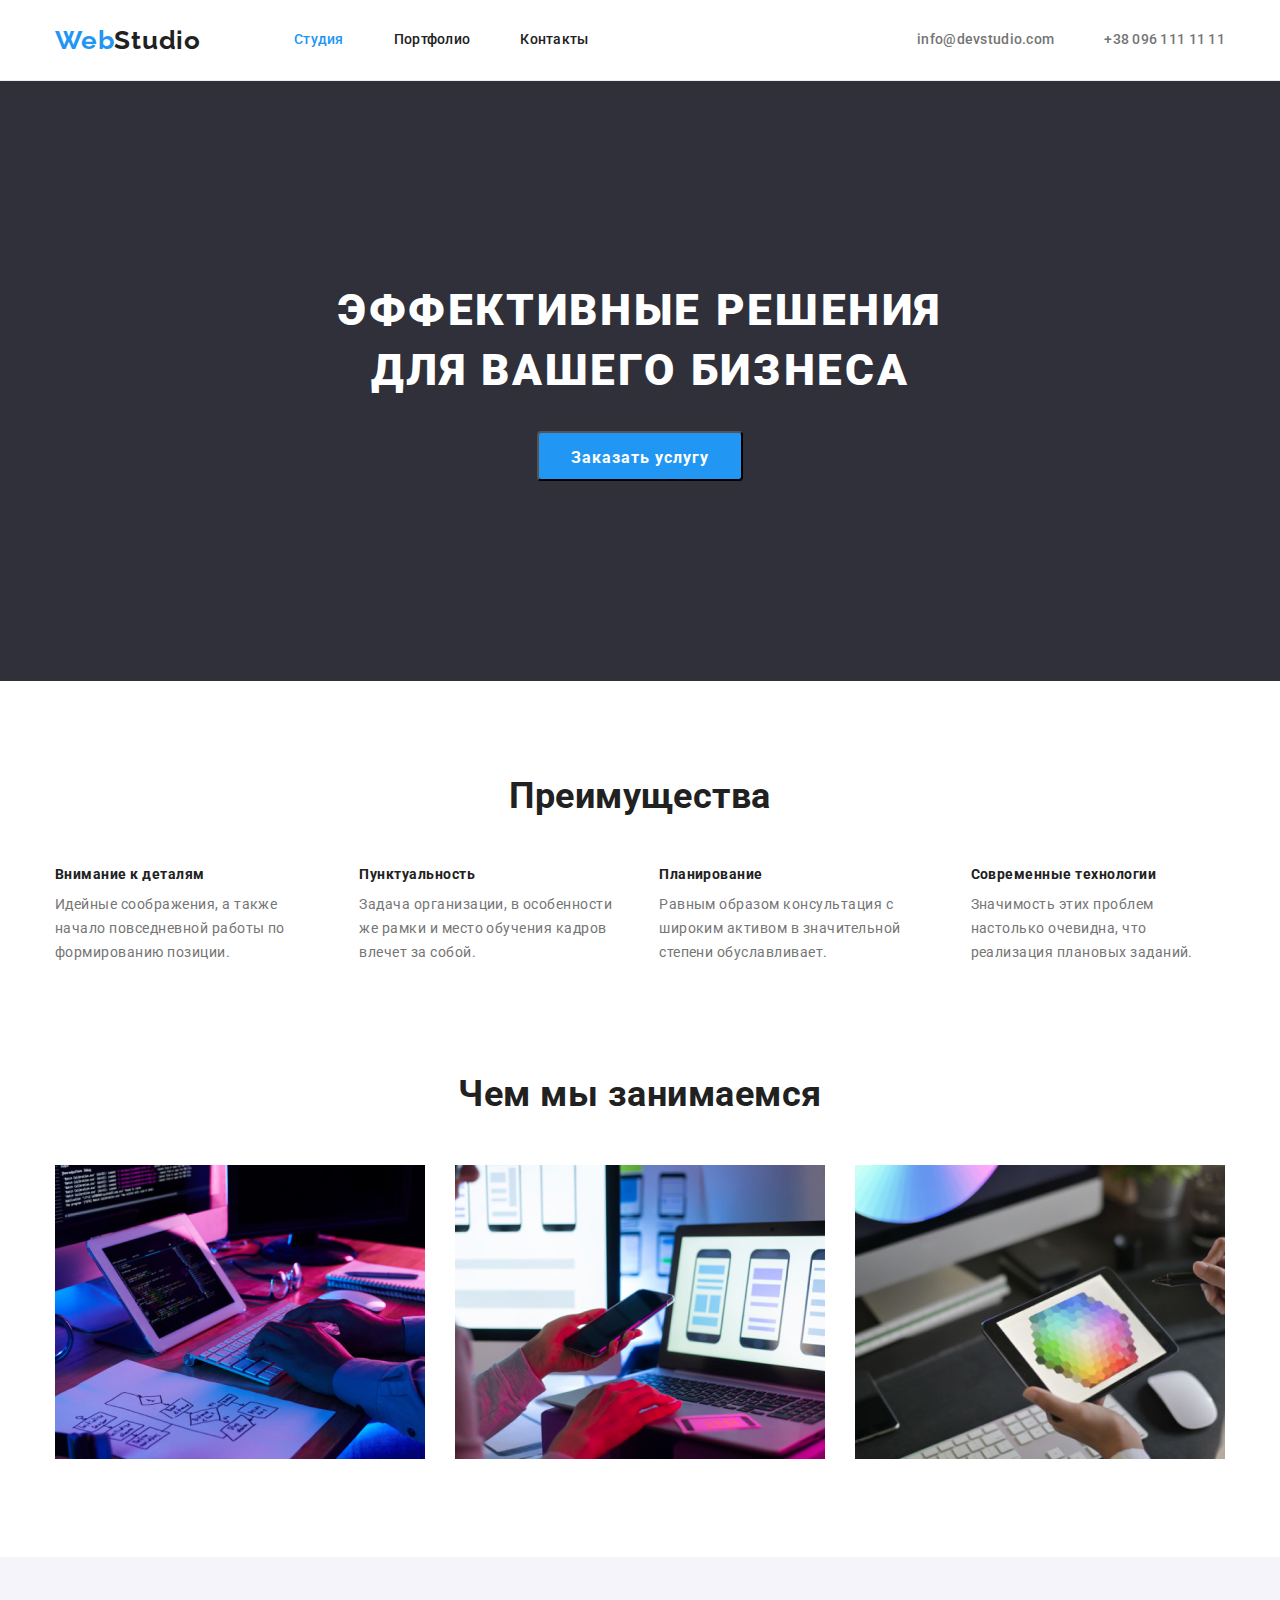
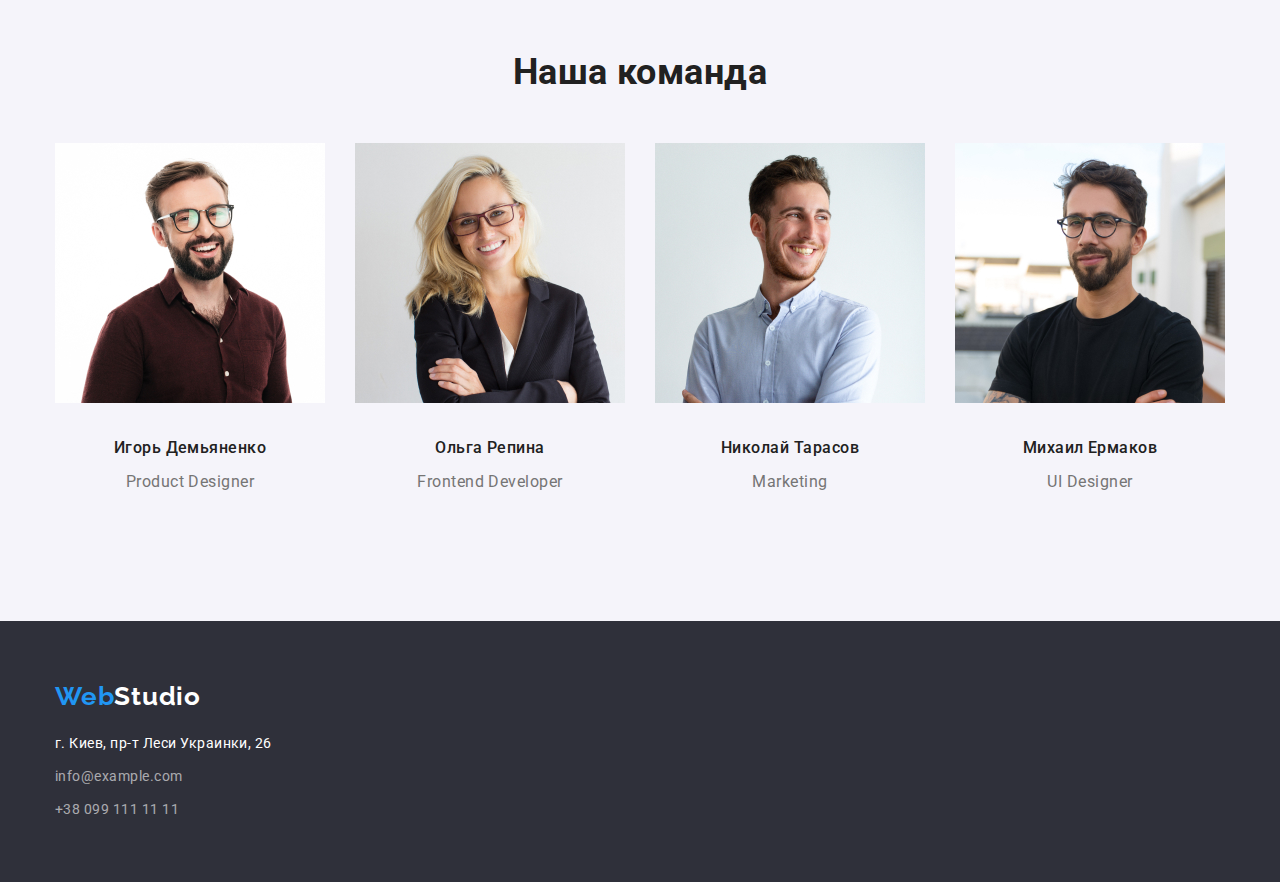
<file: index.html>
<!DOCTYPE html>
<html lang="ru">
<head>
    <meta charset="UTF-8">
    <meta http-equiv="X-UA-Compatible" content="IE=edge">
    <meta name="viewport" content="width=device-width, initial-scale=1.0">
    <title>Document</title>
    <link href="https://fonts.googleapis.com/css2?family=Raleway:wght@700&family=Roboto:wght@400;500;700;900&display=swap" 
        rel="stylesheet">
    <link rel="stylesheet" href="https://cdnjs.cloudflare.com/ajax/libs/modern-normalize/1.1.0/modern-normalize.min.css">
    <link rel="stylesheet" href="./css/styles.css">
</head>
<body>
    <header class="header">
        <div class="container main-div">
            <nav class="main-nav">
                <a href="./index.html" class="logo">
                    Web<span class="accent">Studio</span>
                </a>
                <ul class="site-nav link">
                    <li><a href="./index.html" class="link current">Студия</a></li>
                    <li><a href="./portfolio.html" class="link">Портфолио</a></li>
                    <li><a href="" class="link">Контакты</a></li>
                </ul>
            </nav>
            <ul class="list-contact">
                <li class="item"><a href="mailto:info@devstudio.com"  class="contact-link">info@devstudio.com</a></li>
                <li class="item"><a href="tel:+380961111111" class="contact-link">+38 096 111 11 11</a></li>
            </ul>
        </div>
    </header>
    <div class="under-line">
    </div>
    <main>
        <!--Герой-->
        <section class="hero">
            
                <h1>ЭФФЕКТИВНЫЕ РЕШЕНИЯ <br /> ДЛЯ ВАШЕГО БИЗНЕСА</h1>
                <button type="button" class="button">Заказать услугу</button>
            
        </section>
        <!--Преимущества-->
        <section class="section">
            <div class="container">
                <h2 class="section-title">Преимущества</h2>
                <ul class="feature-list">
                    <li>
                        <h3 class="title">Внимание к деталям</h3>
                        <p>
                        Идейные соображения, а также начало повседневной работы по формированию позиции.
                        </p>
                    </li>
                    <li>
                        <h3 class="title">Пунктуальность</h3>
                        <p>
                        Задача организации, в особенности же рамки и место обучения кадров влечет за собой.
                        </p>
                    </li>
                    <li>
                        <h3 class="title">Планирование</h3>
                        <p>
                            Равным образом консультация с широким активом в значительной степени обуславливает.
                        </p>
                    </li>
                    <li>
                        <h3 class="title">Современные технологии</h3>
                        <p>
                            Значимость этих проблем настолько очевидна, что реализация плановых заданий.
                        </p>
                    </li>
                </ul>
            </div>
        </section>
        <!--Чем мы занимаемся-->
        <section class="section no-padding">
            <div class="container">
                <h2 class="section-title">Чем мы занимаемся</h2>
                <ul class="list-img">
                    <li>
                    <img src="./images/2_photo.jpg" alt="Деятельность">
                    </li>
                    <li>
                    <img src="./images/3_photo.jpg" alt="Деятельность">
                    </li>
                    <li>
                    <img src="./images/4_photo.jpg" alt="Деятельность">
                </li>
            </ul>
            </div>
            
        </section>
        <!--Наша команда-->
        <section class="section-team">
            <div class="container">
                <h2 class="section-title">Наша команда</h2>
                <ul class="team-list">
                    <li>
                        <img src="./images/5_Igor.jpg" alt="Игорь Демьяненко">
                        <h3 class="title">Игорь Демьяненко</h3>
                        <p lang="en">Product Designer</p>
                    </li>
                    <li>
                        <img src="./images/6_Olha.jpg"alt="Ольга Репина">
                        <h3 class="title">Ольга Репина</h3>
                        <p lang="en">Frontend Developer</p>
                    </li>
                    <li>
                        <img src="./images/7_Nikolay.jpg" alt="Николай Тарасов">
                        <h3 class="title">Николай Тарасов</h3>
                        <p lang="en">Marketing</p>
                    </li>
                    <li>
                        <img src="./images/8_Mikle.jpg" alt="Михаил Ермаков">
                        <h3 class="title">Михаил Ермаков</h3>
                        <p lang="en">UI Designer</p>
                    </li>
                </ul>
            </div>
        </section>
    </main>
        <!--Footer-->
    <footer>
        <div class="container-footer">
            <a href="./index.html" class="logo-footer">
                Web<span class="accent">Studio</span>
            </a>
            <address>
                г. Киев, пр-т Леси Украинки, 26
            </address>
            <ul>
                <li><a href="mailto:info@example.com">info@example.com</a></li>
                <li><a href="tel:+380991111111">+38 099 111 11 11</a></li>
            </ul>
        </div>
    </footer>
</body>
</html>
</file>
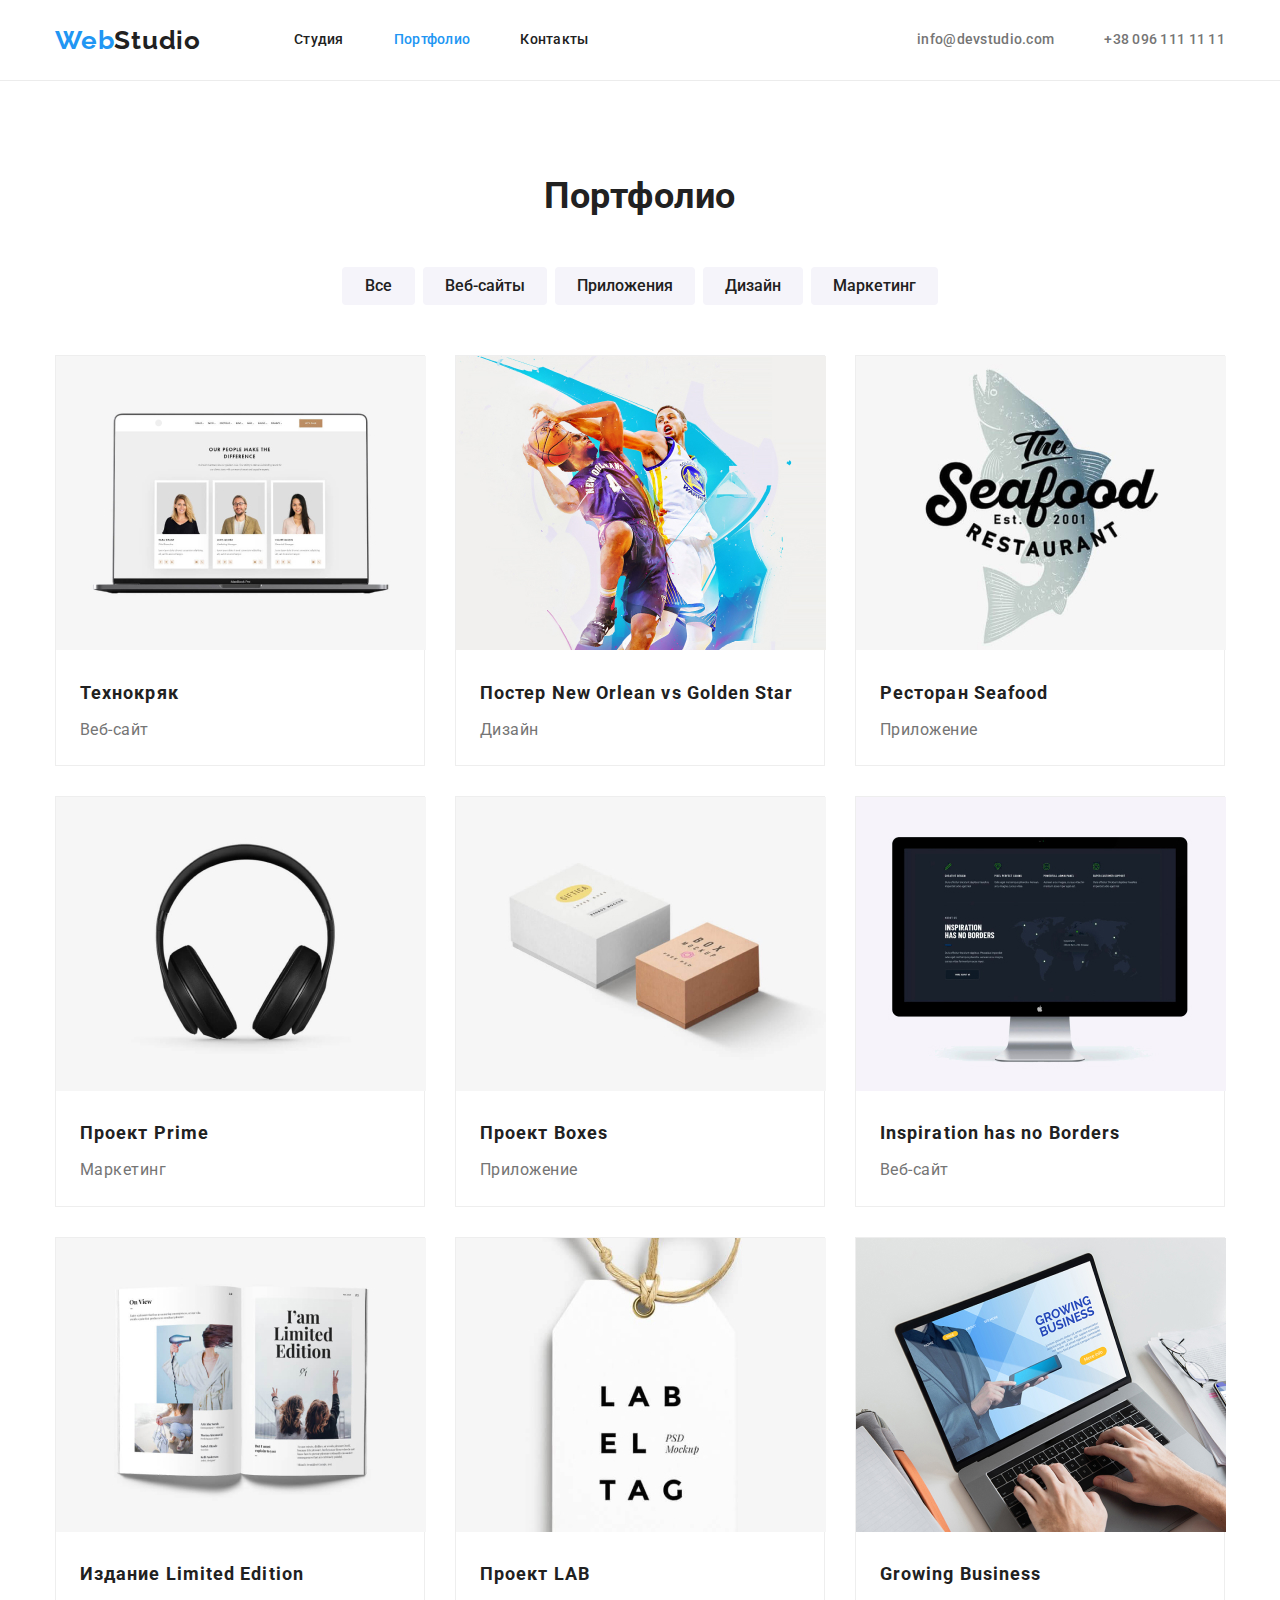
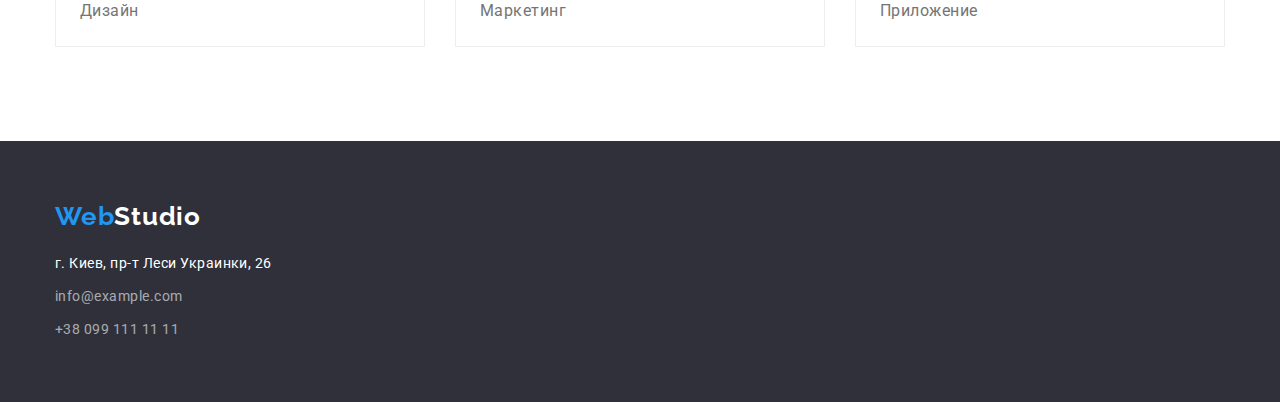
<file: portfolio.html>
<!DOCTYPE html>
<html lang="ru">
<head>
    <meta charset="UTF-8">
    <meta http-equiv="X-UA-Compatible" content="IE=edge">
    <meta name="viewport" content="width=device-width, initial-scale=1.0">
    <title>Document</title>
    <link href="https://fonts.googleapis.com/css2?family=Raleway:wght@700&family=Roboto:wght@400;500;700;900&display=swap" 
        rel="stylesheet">
    <link rel="stylesheet" href="https://cdnjs.cloudflare.com/ajax/libs/modern-normalize/1.1.0/modern-normalize.min.css">
    <link rel="stylesheet" href="./css/styles.css">
</head>
<body>
    <header class="header">
        <div class="container main-div">
        <nav class="main-nav">
            <a href="./index.html" class="logo">
                    Web<span class="accent">Studio</span>
            </a>
            <ul class="site-nav link">
                <li><a href="./index.html" class="link">Студия</a></li>
                <li><a href="./portfolio.html" class="link current">Портфолио</a></li>
                <li><a href="" class="link">Контакты</a></li>
            </ul>
            </nav>
        <ul class="list-contact">
            <li class="item"><a href="mailto:info@devstudio.com"  class="contact-link">info@devstudio.com</a></li>
            <li class="item"><a href="tel:+380961111111" class="contact-link">+38 096 111 11 11</a></li>
        </ul>
        </div>
     </header>
     <div class="under-line">
     </div>
    <main>
        <section class="section">
            <div class="container">
                <h1 class="section-title">Портфолио</h1>
                <ul class="filter-button">
                    <li class="list-button-portfolio"><button type="button" class="filter-button-portfolio">Все</button></li>
                    <li class="list-button-portfolio"><button type="button" class="filter-button-portfolio">Веб-сайты</button></li>
                    <li class="list-button-portfolio"><button type="button" class="filter-button-portfolio">Приложения</button></li>
                    <li class="list-button-portfolio"><button type="button" class="filter-button-portfolio">Дизайн</button></li>
                    <li class="list-button-portfolio"><button type="button" class="filter-button-portfolio">Маркетинг</button></li>
                </ul>
                <ul class="content">
                    <li class="list-content">
                        <img src="./images/9_img.jpeg" alt="Технокряк">
                        <h2>Технокряк</h2>
                        <p>Веб-сайт</p>
                    </li>
                    <li class="list-content">
                        <img src="./images/10_img.jpeg" alt="Постер New Orlean vs Golden Star">
                        <h2>Постер New Orlean vs Golden Star</h2>
                        <p>Дизайн</p>
                    </li>
                    <li class="list-content">
                        <img src="./images/11_img.jpeg" alt="Ресторан Seafood">
                        <h2>Ресторан Seafood</h2>
                        <p>Приложение</p>
                    </li>
                    <li class="list-content">
                        <img src="./images/12_img.jpeg" alt="Проект Prime">
                        <h2>Проект Prime</h2>
                        <p>Маркетинг</p>
                    </li>
                    <li class="list-content">
                        <img src="./images/13_img.jpeg" alt="Проект Boxes">
                        <h2>Проект Boxes</h2>
                        <p>Приложение</p>
                    </li>
                    <li class="list-content">
                        <img src="./images/14_img.jpeg" alt="Inspiration has no Borders">
                        <h2>Inspiration has no Borders</h2>
                        <p>Веб-сайт</p>
                    </li>
                    <li class="list-content">
                        <img src="./images/15_img.jpeg" alt="Издание Limited Edition">
                        <h2>Издание Limited Edition</h2>
                        <p>Дизайн</p>
                    </li>
                    <li class="list-content">
                        <img src="./images/16_img.jpeg" alt="Проект LAB">
                        <h2>Проект LAB</h2>
                        <p>Маркетинг</p>
                    </li>
                    <li class="list-content">
                        <img src="./images/17_img.jpeg" alt="Growing Business">
                        <h2>Growing Business</h2>
                        <p>Приложение</p>
                    </li>
                </ul>
            </div>
            
        </section>
    </main>

<footer>
    <div class="container-footer">
        <a href="./index.html" class="logo-footer">
            Web<span class="accent">Studio</span>
        </a>
        <address>
            г. Киев, пр-т Леси Украинки, 26
        </address>
        <ul>
            <li><a href="mailto:info@example.com">info@example.com</a></li>
            <li><a href="tel:+380991111111">+38 099 111 11 11</a></li>
        </ul>
    </div>
</footer>
</body>
</html>
</file>
<file: css/styles.css>
:root {
    --primary-text-color: #757575;
    --title-text-color: #212121;
    --accent-color: #2196F3;
    --primary-white-color: #FFFFFF;
    --secondary-dackground-color: #F5F4FA;
    --footer-color: #2F303A;
    --footer-text-color: rgba(255, 255, 255, 0.6);

}


body {
    background-color: var(--primary-white-color);
    color: var(--primary-text-color);
    font-family: 'Roboto', sans-serif;
    letter-spacing: 0.03em;

}

.under-line {
    background-color: rgba(236, 236, 236, 1);
    height: 1px;
}

.header {
    font-weight: 500;
    font-size: 14px;
    line-height: 1.14;
    letter-spacing: 0.02em;
    text-decoration: none;
}


.main-div {
    display: flex;
    align-items: center;
    height: 80px;
}


.main-nav {
    display: flex;
    align-items: center;
}

.logo {
    margin-right: 93px;
    color: var(--accent-color); 
    font-family: 'Raleway', sans-serif;
    font-weight: 700;
    font-size: 26px;
    line-height: 1.19;
    letter-spacing: 0.03em;
    text-decoration: none;
}
.accent {
    color: var(--title-text-color);
}

.site-nav {
    display: flex;
}

.site-nav li + li {
    margin-left: 50px;
}
 .site-nav .link {
    display: block;
    padding-top: 16px;
    padding-bottom: 16px;
 }

.list-contact {
    display: flex;
    margin-left: auto;
}

.list-contact .contact-link {
    padding-top: 32px;
    padding-bottom: 32px;
    margin-top: 0;
    margin-bottom: 0;
    color: var(--primary-text-color);
    text-decoration: none;
}

.list-contact .item + .item {
    margin-left: 50px;
}

.contact-link:hover, 
.contact-link:focus {
    color: var(--accent-color);
}


/* Герой */
.hero {
    background-color: var(--footer-color);
    text-align: center;
}
.hero h1 {
    padding-top: 200px;
    margin-top: 0;
    margin-bottom: 30px;
    color: var(--primary-white-color);
    font-weight: 900;
    font-size: 44px;
    line-height: 1.36;
    letter-spacing: 0.06em;

}

/* Button */
.button {
    margin-bottom: 200px;

    display: inline-block;
    border-radius: 4px;
    padding: 10px 32px;
    min-width: 200px;
    height: 50px;

    color: var(--primary-white-color);
    background-color: var(--accent-color);

    font-weight: 700;
    font-size: 16px;
    line-height: 1.88;
    text-decoration: none;
    
    cursor: pointer;
    letter-spacing: 0.06em;
    font-family: 'Roboto';
    align-items: center;
    text-align: center;
}

/* Контейнер */
.container {
    margin-left: auto;
    margin-right: auto;
    width: 1200px;
    padding-left: 15px;
    padding-right: 15px;
    /* outline: 2px solid tomato; */
}

.section {
    padding-top: 94px;
    padding-bottom: 94px;
}
.section.no-padding {
    padding-top: 0;
    padding-bottom: 94px;
}

ul {
    list-style: none;
    padding-inline-start: 0;
    margin-top: 0;
    margin-bottom: 0;
    
}
.list-contact {
    margin-top: 0;
    margin-bottom: 0;
}

.section-title {
    margin-top: 0;
    margin-bottom: 50px;
    color: var(--title-text-color);
    font-weight: 700;
    font-size: 36px;
    line-height: 1.17;
    text-align: center;
}

.feature-list {
    display: flex;
}

.feature-list li + li {
    margin-left: 30px;
}

.feature-list p {
    margin-top: 0;
    font-size: 14px;
    line-height: 1.71;

}

.site-nav .link {
    color: var(--title-text-color);
    font-weight: 500;
    font-size: 14px;
    line-height: 1.14;
    text-decoration: none;
}
.site-nav .link.current {
    color: var(--accent-color);
}

.site-nav .link:hover, 
.site-nav .link:focus {
    color: var(--accent-color);
}

.feature-list .title {
    margin-top: 0;
    margin-bottom: 10px;
    color: var(--title-text-color);
    font-weight: 700;
    font-size: 14px;
    line-height: 1.14;
}

.list-img {
    display: flex;
    justify-content: space-between;
}

.list-img img {
    width: 370px;
}

.section-team {
    padding-top: 94px;
    padding-bottom: 94px;
    background-color: var(--secondary-dackground-color);
}

.team-list {
    display: flex;
    justify-content: space-between;
}

.team-list img {
    width: 270px;
}

.team-list .title{
    margin-top: 30px;
    margin-bottom: 10px;
    text-align: center;
    color: var(--title-text-color);
    font-weight: 500;
    font-size: 16px;
    line-height: 1.19;
}
.team-list p {
    margin-top: 0px;
    margin-bottom: 30px;
    text-align: center;
    font-size: 16px;
    line-height: 1.9;
}

.logo-footer {
    
    margin-bottom: 20px;
    
    color: var(--accent-color); 
    font-family: 'Raleway', sans-serif;
    font-weight: 700;
    font-size: 26px;
    line-height: 1.19;
    letter-spacing: 0.03em;
    text-decoration: none;
}


footer {
    background-color: var(--footer-color);
}

.container-footer {
    padding-top:  60px;
    padding-bottom: 60px;
    display: grid;
    margin-left: auto;
    margin-right: auto;
    width: 1200px;
    padding-left: 15px;
    padding-right: 15px;
    /* outline: 2px solid tomato; */
}

.container-footer li {
    padding-top: 9px;
}

footer a {
    text-decoration: none;
}
footer ul a {
    color: var(--footer-text-color);
    font-size: 14px;
    line-height: 1.71;
}
footer .accent {
    color: var(--primary-white-color);
}
address {
    color: var(--primary-white-color);
    font-style: normal;
    font-size: 14px;
    line-height: 1.71;
}

/* Страница "Портфолио" */

.filter-button {
    display: flex;
    justify-content: center;
    margin-bottom: 50px;
    text-align: center;
}

.filter-button-portfolio {
    background-color: var(--secondary-dackground-color);
    color: var(--title-text-color);
    font-family: 'Roboto';
    font-weight: 500;
    font-size: 16px;
    line-height: 1.63;
    cursor: pointer;
    display: inline-block;
    border-radius: 4px;
    min-width: 73px;
    height: 38px;
    padding: 6px 22px;
    border: none;
}

.filter-button .list-button-portfolio + .list-button-portfolio {
    margin-left: 8px;
}

.filter-button-portfolio:hover, 
.filter-button-portfolio:focus {
    color: var(--primary-white-color);
    background-color: var(--accent-color);
}

.content h2 {
    margin-top: 20px;
    margin-bottom: 4px;
    margin-left: 24px;

    color: var(--title-text-color);
    font-weight: 700;
    font-size: 18px;
    line-height: 2;
    letter-spacing: 0.06em;
}
.content p {
    margin-top: 0px;
    margin-bottom: 20px;
    margin-left: 24px;

    font-size: 16px;
    line-height: 1.9;
}

.content {
    margin: -15px;
    display: flex;
    flex-wrap: wrap;
    justify-content: space-between;
}

.list-content {
    margin: 15px;
    width: 370px;
    border: 1px solid rgba(238, 238, 238, 1);
}






/* акцент #2196F3 */
/* заголовки #212121 */
/* белый #FFFFFF */
/* основной текст #757575 */
/* контакты в подвале #FFFFFF 60 % */
/* основной фон #E5E5E5 */
/* доп фон #F5F4FA */
/* подвал #2F303A */
/*  */
/*  */
</file>
